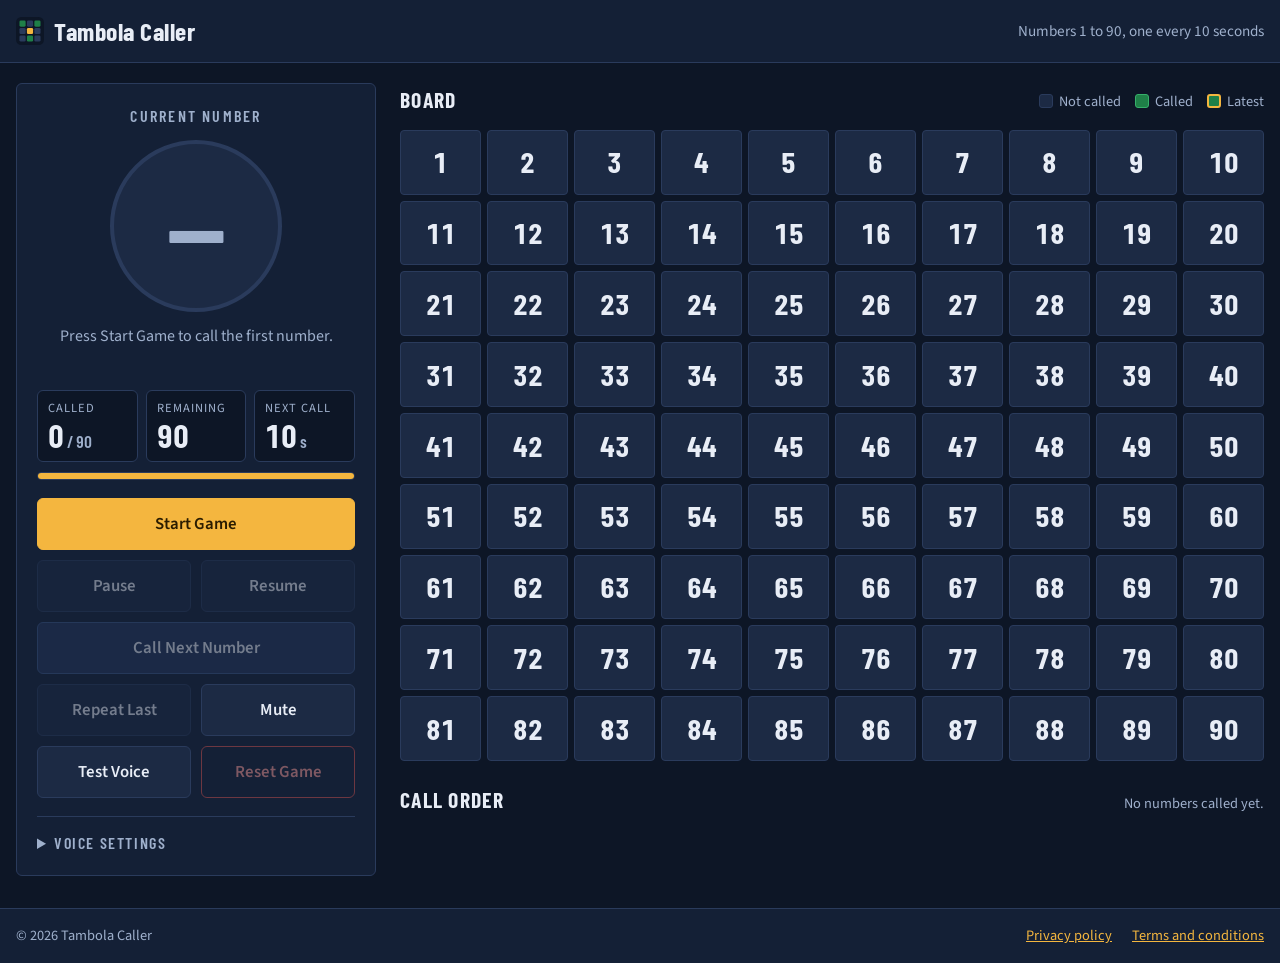
<file: site/index.html>
<!doctype html>
<html lang="en">
<head>
<meta charset="utf-8">
<meta name="viewport" content="width=device-width, initial-scale=1, viewport-fit=cover">
<title>Tambola Caller</title>
<meta name="description" content="Call Tambola and Housie numbers from 1 to 90 with spoken announcements, a 10 second timer and the full call order.">
<meta name="theme-color" content="#0d1626">
<link rel="icon" href="favicon.svg" type="image/svg+xml">
<link rel="icon" href="favicon-32.png" sizes="32x32" type="image/png">
<link rel="apple-touch-icon" href="apple-touch-icon.png">
<link rel="preconnect" href="https://fonts.googleapis.com">
<link rel="preconnect" href="https://fonts.gstatic.com" crossorigin>
<link rel="stylesheet" href="https://fonts.googleapis.com/css2?family=Barlow+Condensed:wght@600;700&family=Source+Sans+3:wght@400;600&display=swap">
<link rel="stylesheet" href="assets/style.css">
</head>
<body>
<header class="topbar">
  <div class="topbar-inner">
    <a class="brand" href="index.html">
      <img src="favicon.svg" alt="" width="28" height="28">
      <span>Tambola Caller</span>
    </a>
    <p class="tagline">Numbers 1 to 90, one every 10 seconds</p>
  </div>
</header>

<div class="notice-wrap">
  <p id="speech-warning" class="notice" role="status" hidden></p>
</div>

<main class="layout">
  <aside class="panel" aria-label="Current call and controls">
    <section class="now" aria-labelledby="now-label">
      <p id="now-label" class="label">Current number</p>
      <div class="ball" id="current-ball">
        <span id="current-number">--</span>
      </div>
      <p class="status-line" id="status-line" aria-live="polite">Press Start Game to call the first number.</p>
    </section>

    <dl class="stats">
      <div class="stat">
        <dt>Called</dt>
        <dd><span id="called-count">0</span><small> / 90</small></dd>
      </div>
      <div class="stat">
        <dt>Remaining</dt>
        <dd id="remaining-count">90</dd>
      </div>
      <div class="stat">
        <dt>Next call</dt>
        <dd><span id="countdown">10</span><small> s</small></dd>
      </div>
    </dl>
    <div class="timer-bar" aria-hidden="true"><span id="timer-fill"></span></div>

    <div class="controls">
      <button type="button" class="btn btn-primary btn-wide" id="btn-start">Start Game</button>
      <button type="button" class="btn" id="btn-pause" disabled>Pause</button>
      <button type="button" class="btn" id="btn-resume" disabled>Resume</button>
      <button type="button" class="btn btn-wide btn-strong" id="btn-next" disabled>Call Next Number</button>
      <button type="button" class="btn" id="btn-repeat" disabled>Repeat Last</button>
      <button type="button" class="btn" id="btn-mute" aria-pressed="false">Mute</button>
      <button type="button" class="btn" id="btn-test">Test Voice</button>
      <button type="button" class="btn btn-danger" id="btn-reset" disabled>Reset Game</button>
      <p class="hint btn-wide" id="test-hint" hidden>Pause the game to use Test Voice.</p>
    </div>

    <details class="voice" id="voice-panel">
      <summary>Voice settings</summary>
      <div class="voice-body">
        <label for="voice-select">Voice</label>
        <select id="voice-select">
          <option value="">Browser default</option>
        </select>

        <label for="rate-input">Speed <output id="rate-output" for="rate-input">0.9x</output></label>
        <input type="range" id="rate-input" min="0.6" max="1.4" step="0.1" value="0.9">

        <label for="volume-input">Volume <output id="volume-output" for="volume-input">100%</output></label>
        <input type="range" id="volume-input" min="0" max="1" step="0.05" value="1">

      </div>
    </details>
  </aside>

  <section class="board-area" aria-labelledby="board-title">
    <div class="section-head">
      <h2 id="board-title">Board</h2>
      <p class="legend">
        <span class="key key-open" aria-hidden="true"></span>Not called
        <span class="key key-called" aria-hidden="true"></span>Called
        <span class="key key-current" aria-hidden="true"></span>Latest
      </p>
    </div>
    <ol class="board" id="board"></ol>

    <section class="history" aria-labelledby="history-title">
      <div class="section-head">
        <h2 id="history-title">Call order</h2>
        <p class="history-meta" id="history-meta">No numbers called yet.</p>
      </div>
      <ol class="history-list" id="history"></ol>
    </section>
  </section>
</main>

<footer class="footer">
  <div class="footer-inner">
    <p>&copy; 2026 Tambola Caller</p>
    <nav aria-label="Legal">
      <a href="privacy.html">Privacy policy</a>
      <a href="terms.html">Terms and conditions</a>
    </nav>
  </div>
</footer>

<dialog id="reset-dialog" aria-labelledby="reset-title">
  <h2 id="reset-title">Reset the game?</h2>
  <p>This clears every called number and the call order. A new shuffle is used for the next game.</p>
  <div class="dialog-actions">
    <button type="button" class="btn" id="reset-cancel" autofocus>Keep playing</button>
    <button type="button" class="btn btn-danger" id="reset-confirm">Reset</button>
  </div>
</dialog>

<script src="assets/app.js"></script>
</body>
</html>
</file>
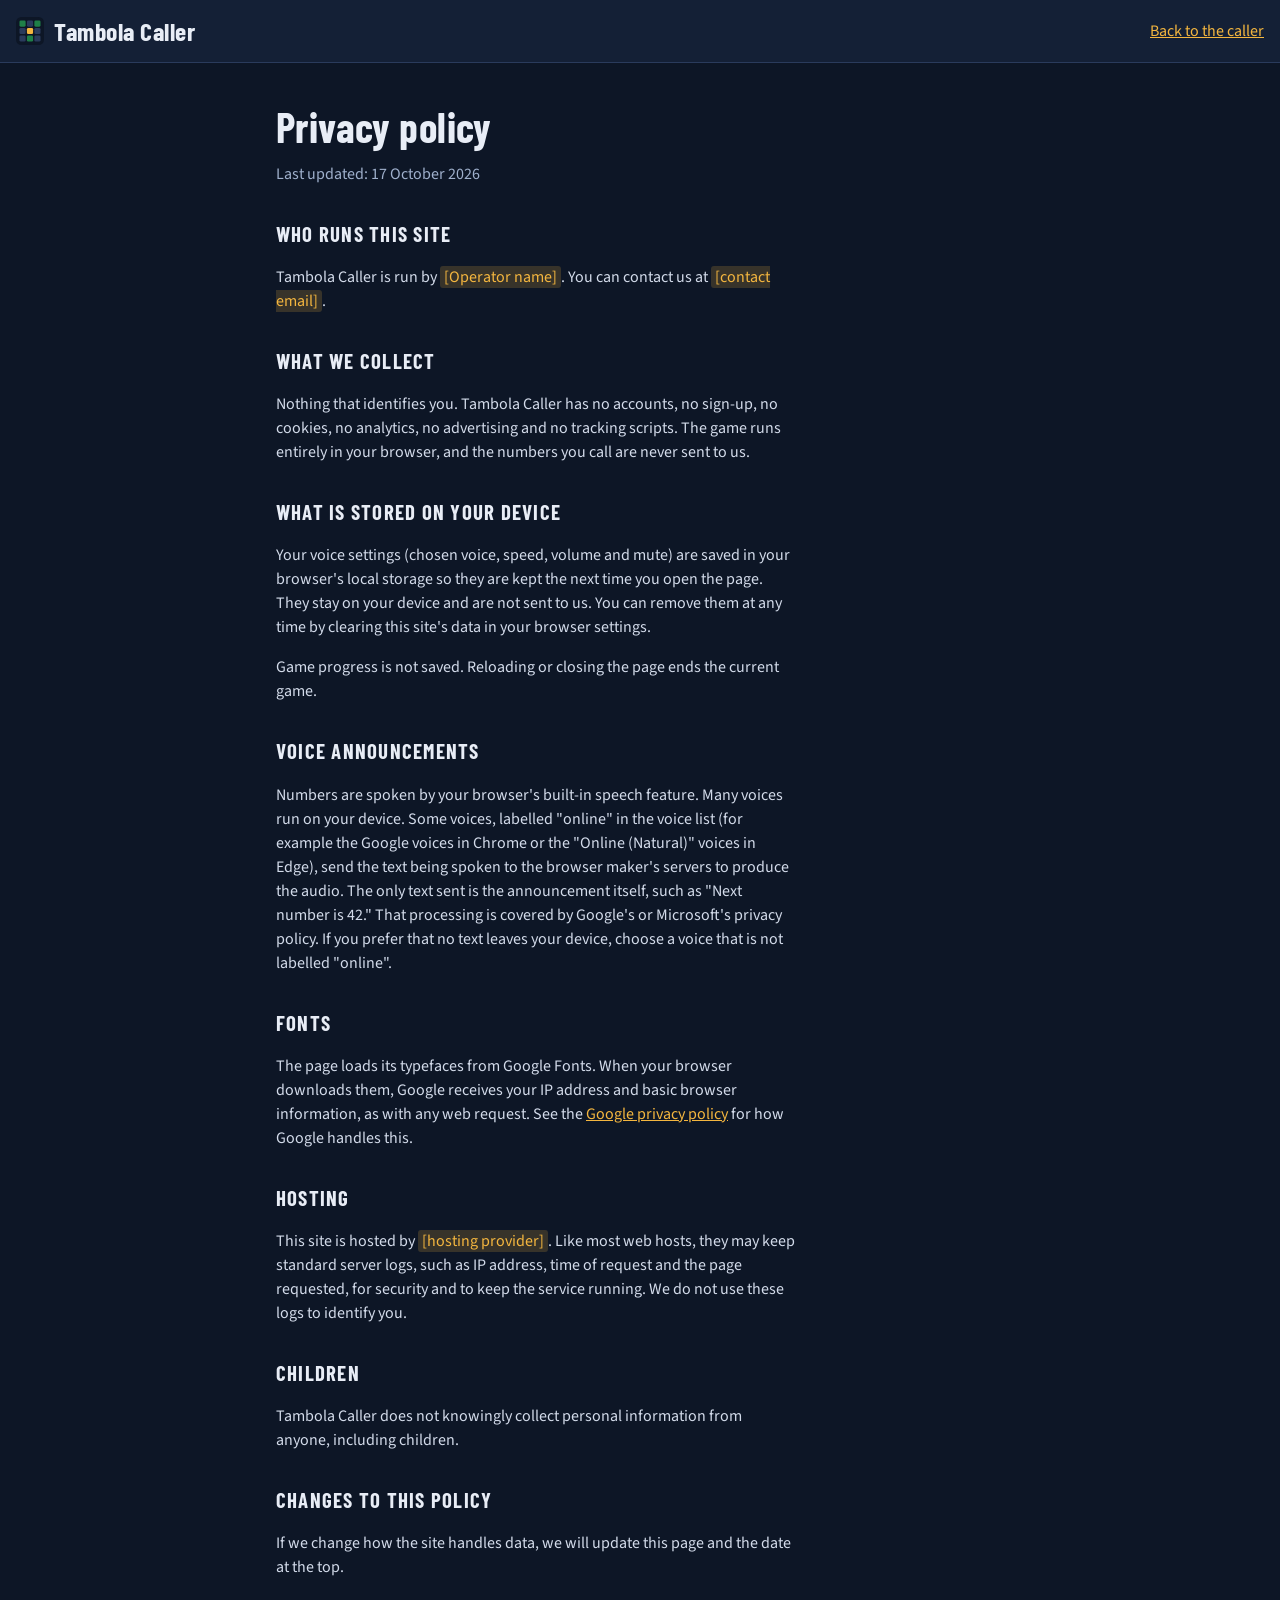
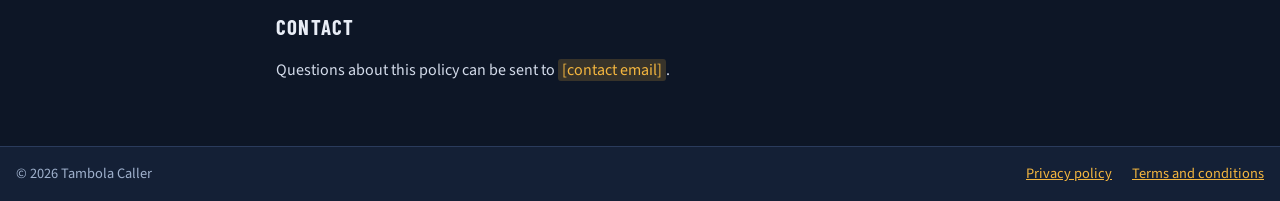
<file: site/privacy.html>
<!doctype html>
<html lang="en">
<head>
<meta charset="utf-8">
<meta name="viewport" content="width=device-width, initial-scale=1, viewport-fit=cover">
<title>Privacy Policy | Tambola Caller</title>
<meta name="description" content="How Tambola Caller handles your data: no accounts, no cookies, no analytics.">
<meta name="theme-color" content="#0d1626">
<link rel="icon" href="favicon.svg" type="image/svg+xml">
<link rel="icon" href="favicon-32.png" sizes="32x32" type="image/png">
<link rel="apple-touch-icon" href="apple-touch-icon.png">
<link rel="preconnect" href="https://fonts.googleapis.com">
<link rel="preconnect" href="https://fonts.gstatic.com" crossorigin>
<link rel="stylesheet" href="https://fonts.googleapis.com/css2?family=Barlow+Condensed:wght@600;700&family=Source+Sans+3:wght@400;600&display=swap">
<link rel="stylesheet" href="assets/style.css">
</head>
<body>
<header class="topbar">
  <div class="topbar-inner">
    <a class="brand" href="index.html">
      <img src="favicon.svg" alt="" width="28" height="28">
      <span>Tambola Caller</span>
    </a>
    <a href="index.html">Back to the caller</a>
  </div>
</header>

<main class="legal">
  <h1>Privacy policy</h1>
  <p class="updated">Last updated: 17 October 2026</p>

  <!-- LAUNCH CHECKLIST: replace every highlighted [bracketed] field before publishing. -->

  <h2>Who runs this site</h2>
  <p>Tambola Caller is run by <span class="fill">[Operator name]</span>. You can contact us at <span class="fill">[contact email]</span>.</p>

  <h2>What we collect</h2>
  <p>Nothing that identifies you. Tambola Caller has no accounts, no sign-up, no cookies, no analytics, no advertising and no tracking scripts. The game runs entirely in your browser, and the numbers you call are never sent to us.</p>

  <h2>What is stored on your device</h2>
  <p>Your voice settings (chosen voice, speed, volume and mute) are saved in your browser's local storage so they are kept the next time you open the page. They stay on your device and are not sent to us. You can remove them at any time by clearing this site's data in your browser settings.</p>
  <p>Game progress is not saved. Reloading or closing the page ends the current game.</p>

  <h2>Voice announcements</h2>
  <p>Numbers are spoken by your browser's built-in speech feature. Many voices run on your device. Some voices, labelled "online" in the voice list (for example the Google voices in Chrome or the "Online (Natural)" voices in Edge), send the text being spoken to the browser maker's servers to produce the audio. The only text sent is the announcement itself, such as "Next number is 42." That processing is covered by Google's or Microsoft's privacy policy. If you prefer that no text leaves your device, choose a voice that is not labelled "online".</p>

  <h2>Fonts</h2>
  <p>The page loads its typefaces from Google Fonts. When your browser downloads them, Google receives your IP address and basic browser information, as with any web request. See the <a href="https://policies.google.com/privacy" rel="noopener">Google privacy policy</a> for how Google handles this.</p>

  <h2>Hosting</h2>
  <p>This site is hosted by <span class="fill">[hosting provider]</span>. Like most web hosts, they may keep standard server logs, such as IP address, time of request and the page requested, for security and to keep the service running. We do not use these logs to identify you.</p>

  <h2>Children</h2>
  <p>Tambola Caller does not knowingly collect personal information from anyone, including children.</p>

  <h2>Changes to this policy</h2>
  <p>If we change how the site handles data, we will update this page and the date at the top.</p>

  <h2>Contact</h2>
  <p>Questions about this policy can be sent to <span class="fill">[contact email]</span>.</p>
</main>

<footer class="footer">
  <div class="footer-inner">
    <p>&copy; 2026 Tambola Caller</p>
    <nav aria-label="Legal">
      <a href="privacy.html" aria-current="page">Privacy policy</a>
      <a href="terms.html">Terms and conditions</a>
    </nav>
  </div>
</footer>
</body>
</html>
</file>
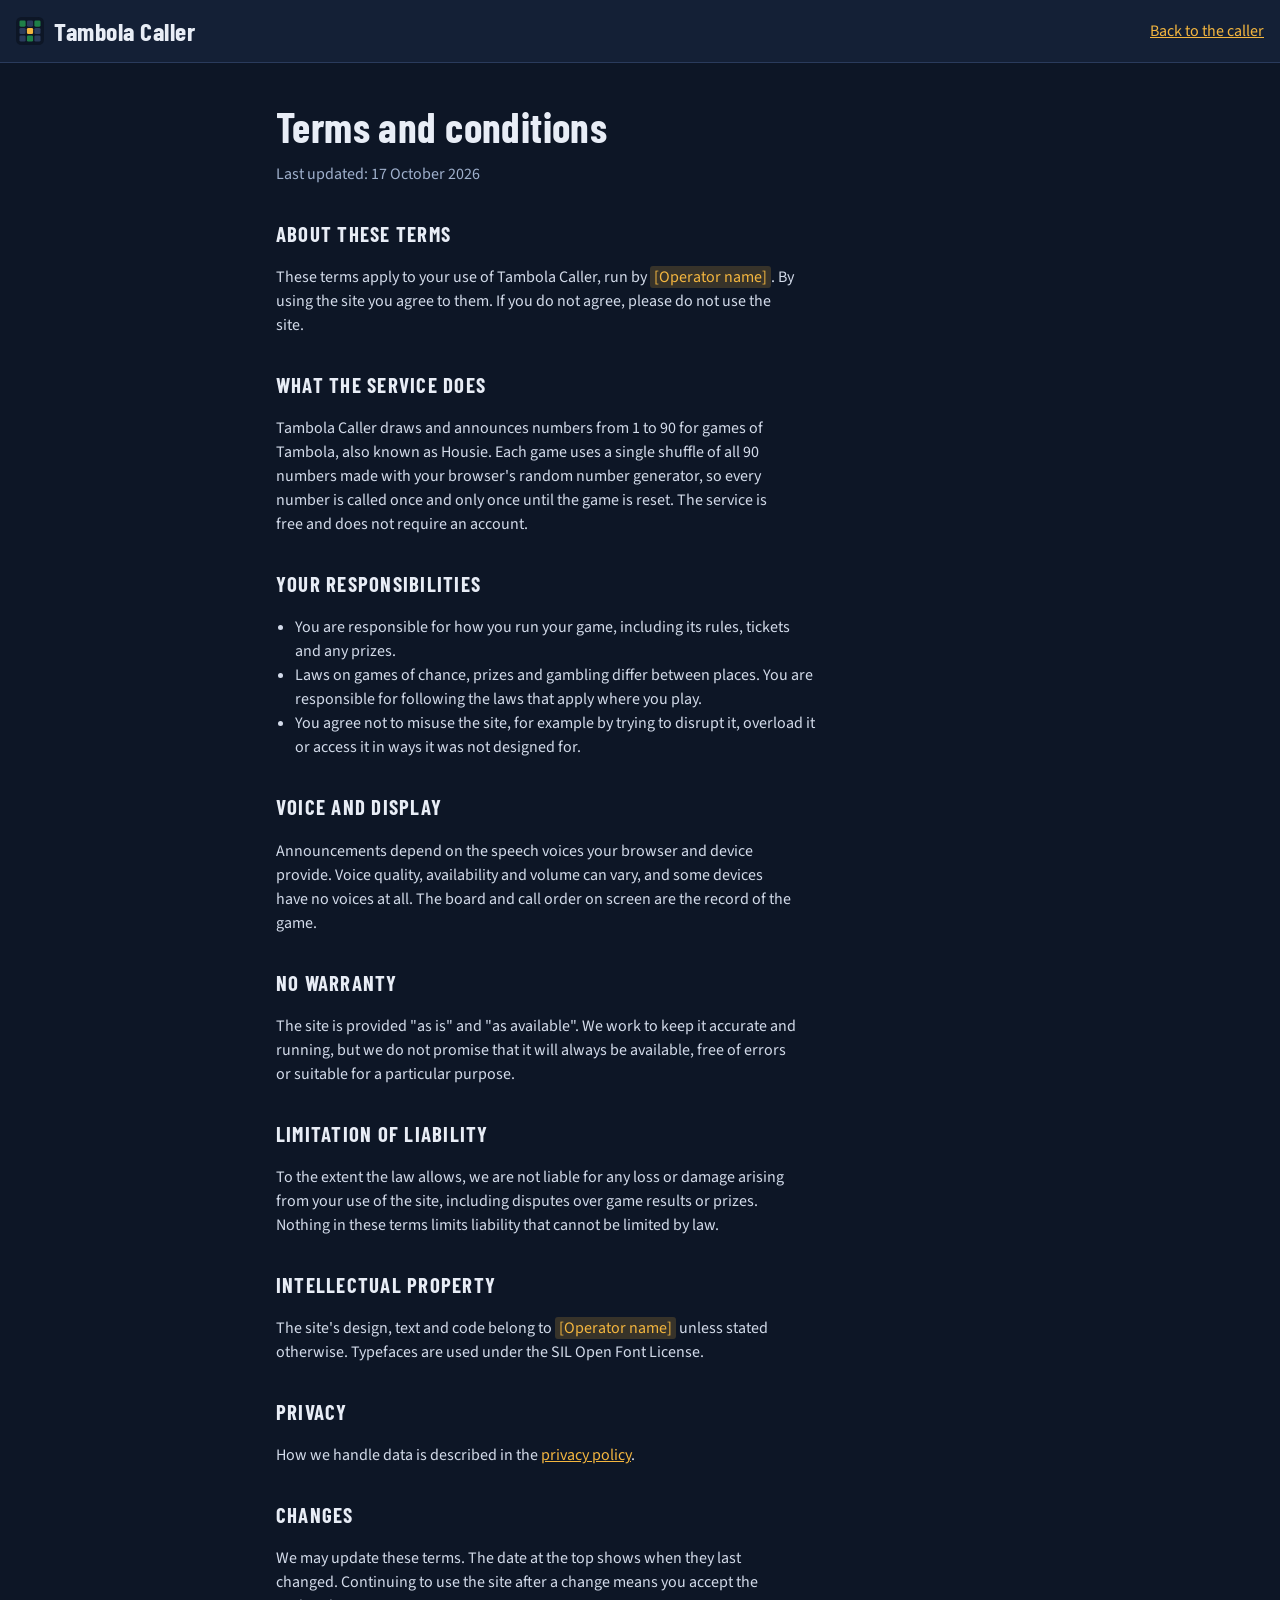
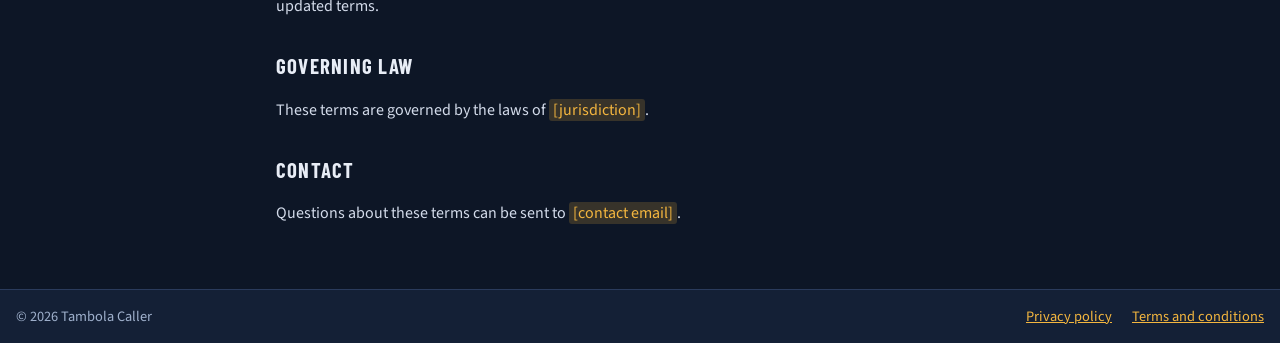
<file: site/terms.html>
<!doctype html>
<html lang="en">
<head>
<meta charset="utf-8">
<meta name="viewport" content="width=device-width, initial-scale=1, viewport-fit=cover">
<title>Terms and Conditions | Tambola Caller</title>
<meta name="description" content="Terms for using Tambola Caller.">
<meta name="theme-color" content="#0d1626">
<link rel="icon" href="favicon.svg" type="image/svg+xml">
<link rel="icon" href="favicon-32.png" sizes="32x32" type="image/png">
<link rel="apple-touch-icon" href="apple-touch-icon.png">
<link rel="preconnect" href="https://fonts.googleapis.com">
<link rel="preconnect" href="https://fonts.gstatic.com" crossorigin>
<link rel="stylesheet" href="https://fonts.googleapis.com/css2?family=Barlow+Condensed:wght@600;700&family=Source+Sans+3:wght@400;600&display=swap">
<link rel="stylesheet" href="assets/style.css">
</head>
<body>
<header class="topbar">
  <div class="topbar-inner">
    <a class="brand" href="index.html">
      <img src="favicon.svg" alt="" width="28" height="28">
      <span>Tambola Caller</span>
    </a>
    <a href="index.html">Back to the caller</a>
  </div>
</header>

<main class="legal">
  <h1>Terms and conditions</h1>
  <p class="updated">Last updated: 17 October 2026</p>

  <!-- LAUNCH CHECKLIST: replace every highlighted [bracketed] field before publishing. -->

  <h2>About these terms</h2>
  <p>These terms apply to your use of Tambola Caller, run by <span class="fill">[Operator name]</span>. By using the site you agree to them. If you do not agree, please do not use the site.</p>

  <h2>What the service does</h2>
  <p>Tambola Caller draws and announces numbers from 1 to 90 for games of Tambola, also known as Housie. Each game uses a single shuffle of all 90 numbers made with your browser's random number generator, so every number is called once and only once until the game is reset. The service is free and does not require an account.</p>

  <h2>Your responsibilities</h2>
  <ul>
    <li>You are responsible for how you run your game, including its rules, tickets and any prizes.</li>
    <li>Laws on games of chance, prizes and gambling differ between places. You are responsible for following the laws that apply where you play.</li>
    <li>You agree not to misuse the site, for example by trying to disrupt it, overload it or access it in ways it was not designed for.</li>
  </ul>

  <h2>Voice and display</h2>
  <p>Announcements depend on the speech voices your browser and device provide. Voice quality, availability and volume can vary, and some devices have no voices at all. The board and call order on screen are the record of the game.</p>

  <h2>No warranty</h2>
  <p>The site is provided "as is" and "as available". We work to keep it accurate and running, but we do not promise that it will always be available, free of errors or suitable for a particular purpose.</p>

  <h2>Limitation of liability</h2>
  <p>To the extent the law allows, we are not liable for any loss or damage arising from your use of the site, including disputes over game results or prizes. Nothing in these terms limits liability that cannot be limited by law.</p>

  <h2>Intellectual property</h2>
  <p>The site's design, text and code belong to <span class="fill">[Operator name]</span> unless stated otherwise. Typefaces are used under the SIL Open Font License.</p>

  <h2>Privacy</h2>
  <p>How we handle data is described in the <a href="privacy.html">privacy policy</a>.</p>

  <h2>Changes</h2>
  <p>We may update these terms. The date at the top shows when they last changed. Continuing to use the site after a change means you accept the updated terms.</p>

  <h2>Governing law</h2>
  <p>These terms are governed by the laws of <span class="fill">[jurisdiction]</span>.</p>

  <h2>Contact</h2>
  <p>Questions about these terms can be sent to <span class="fill">[contact email]</span>.</p>
</main>

<footer class="footer">
  <div class="footer-inner">
    <p>&copy; 2026 Tambola Caller</p>
    <nav aria-label="Legal">
      <a href="privacy.html">Privacy policy</a>
      <a href="terms.html" aria-current="page">Terms and conditions</a>
    </nav>
  </div>
</footer>
</body>
</html>
</file>
<file: site/assets/style.css>
/* Layout: sticky caller panel on the left, 10 x 9 board and call order on the right; one column on phones. */
:root {
  --ink: #0d1626;          /* page */
  --deck: #142036;         /* panels */
  --cell: #1c2a44;         /* open cell */
  --line: #2a3b5c;         /* borders */
  --text: #e8edf6;
  --muted: #9fb0cc;
  --marigold: #f4b63f;     /* current number accent */
  --marigold-ink: #2a1c00;
  --green: #1f8048;        /* called */
  --green-line: #36b06a;
  --red: #d9534f;
  --red-ink: #ffffff;

  --font-display: "Barlow Condensed", "Arial Narrow", "Roboto Condensed", sans-serif-condensed, Arial, sans-serif;
  --font-body: "Source Sans 3", "Segoe UI", Roboto, Helvetica, Arial, sans-serif;

  --radius: 6px;
  --gutter-l: max(16px, env(safe-area-inset-left, 0px));
  --gutter-r: max(16px, env(safe-area-inset-right, 0px));
  color-scheme: dark;
}

*, *::before, *::after { box-sizing: border-box; }

html { background: var(--ink); }

body {
  margin: 0;
  min-height: 100vh;
  display: flex;
  flex-direction: column;
  background: var(--ink);
  color: var(--text);
  font-family: var(--font-body);
  font-size: 16px;
  line-height: 1.5;
}

h1, h2, h3 { font-family: var(--font-display); font-weight: 700; letter-spacing: 0.01em; text-wrap: balance; margin: 0; }
h2 { font-size: 1.35rem; text-transform: uppercase; letter-spacing: 0.06em; }

a { color: var(--marigold); }
a:hover { color: #ffd27a; }

:focus-visible { outline: 3px solid var(--marigold); outline-offset: 2px; }

/* Top bar */
.topbar { border-bottom: 1px solid var(--line); background: var(--deck); }
.topbar-inner {
  max-width: 1440px;
  margin: 0 auto;
  padding-block: 12px;
  padding-left: var(--gutter-l);
  padding-right: var(--gutter-r);
  display: flex;
  align-items: center;
  justify-content: space-between;
  gap: 8px 24px;
  flex-wrap: wrap;
}
.brand {
  display: flex;
  align-items: center;
  gap: 10px;
  color: var(--text);
  text-decoration: none;
  font-family: var(--font-display);
  font-weight: 700;
  font-size: 1.6rem;
  letter-spacing: 0.02em;
}
.brand:hover { color: var(--text); }
.tagline { margin: 0; color: var(--muted); font-size: 0.95rem; }

/* Speech warning */
.notice-wrap { max-width: 1440px; width: 100%; margin: 0 auto; padding-left: var(--gutter-l); padding-right: var(--gutter-r); }
.notice {
  margin: 16px 0 0;
  padding: 12px 16px;
  border: 1px solid var(--marigold);
  border-radius: var(--radius);
  background: rgba(244, 182, 63, 0.1);
  color: var(--text);
}

/* Main layout */
.layout {
  flex: 1;
  width: 100%;
  max-width: 1440px;
  margin: 0 auto;
  padding-block: 20px 32px;
  padding-left: var(--gutter-l);
  padding-right: var(--gutter-r);
  display: grid;
  grid-template-columns: minmax(300px, 360px) minmax(0, 1fr);
  gap: 24px;
  align-items: start;
}

.panel {
  position: sticky;
  top: 16px;
  max-height: calc(100vh - 32px);
  overflow-y: auto;
  background: var(--deck);
  border: 1px solid var(--line);
  border-radius: var(--radius);
  padding: 20px;
  display: flex;
  flex-direction: column;
  gap: 18px;
}

.label {
  margin: 0;
  font-family: var(--font-display);
  font-weight: 600;
  text-transform: uppercase;
  letter-spacing: 0.14em;
  font-size: 1rem;
  color: var(--muted);
}

/* Current number */
.now { display: flex; flex-direction: column; align-items: center; gap: 12px; text-align: center; }
.ball {
  width: 172px;
  height: 172px;
  max-width: 100%;
  border-radius: 50%;
  display: grid;
  place-items: center;
  background: var(--cell);
  border: 4px solid var(--line);
  color: var(--muted);
  font-family: var(--font-display);
  font-weight: 700;
  font-size: 6.2rem;
  line-height: 1;
  font-variant-numeric: tabular-nums;
}
.ball.is-live {
  background: var(--marigold);
  border-color: #ffd27a;
  color: var(--marigold-ink);
}
.ball.pop { animation: pop 420ms ease-out; }
@keyframes pop {
  0% { transform: scale(0.86); }
  60% { transform: scale(1.04); }
  100% { transform: scale(1); }
}
.status-line { margin: 0; min-height: 3em; color: var(--muted); font-size: 1rem; }
.status-line.is-complete { color: var(--text); font-weight: 600; font-size: 1.15rem; }

/* Stats */
.stats {
  margin: 0;
  display: grid;
  grid-template-columns: repeat(3, minmax(0, 1fr));
  gap: 8px;
}
.stat {
  background: var(--ink);
  border: 1px solid var(--line);
  border-radius: var(--radius);
  padding: 8px 10px;
}
.stat dt {
  font-size: 0.78rem;
  text-transform: uppercase;
  letter-spacing: 0.08em;
  color: var(--muted);
}
.stat dd {
  margin: 0;
  font-family: var(--font-display);
  font-weight: 700;
  font-size: 2rem;
  line-height: 1.1;
  font-variant-numeric: tabular-nums;
}
.stat small { font-size: 1.05rem; color: var(--muted); font-weight: 600; }

.timer-bar {
  height: 8px;
  border-radius: 4px;
  background: var(--ink);
  border: 1px solid var(--line);
  overflow: hidden;
  margin-top: -8px;
}
.timer-bar span {
  display: block;
  height: 100%;
  width: 100%;
  background: var(--marigold);
  transform-origin: left center;
  transition: transform 100ms linear;
}

/* Buttons */
.controls { display: grid; grid-template-columns: 1fr 1fr; gap: 10px; }
.btn {
  min-height: 52px;
  padding: 10px 14px;
  border-radius: var(--radius);
  border: 1px solid var(--line);
  background: var(--cell);
  color: var(--text);
  font-family: var(--font-body);
  font-weight: 600;
  font-size: 1.05rem;
  cursor: pointer;
}
.btn:hover:not(:disabled) { border-color: var(--muted); background: #22324f; }
.btn:active:not(:disabled) { transform: translateY(1px); }
.btn:disabled { opacity: 0.45; cursor: not-allowed; }
.btn-wide { grid-column: 1 / -1; }
.btn-primary { background: var(--marigold); border-color: var(--marigold); color: var(--marigold-ink); }
.btn-primary:hover:not(:disabled) { background: #ffc85c; border-color: #ffc85c; }
.btn-strong { background: #24365a; border-color: #3b5585; }
.btn-danger { background: transparent; border-color: var(--red); color: #ff9c99; }
.btn-danger:hover:not(:disabled) { background: var(--red); border-color: var(--red); color: var(--red-ink); }
.btn[aria-pressed="true"] { background: #3a2a10; border-color: var(--marigold); color: var(--marigold); }

/* Voice settings */
.voice { border-top: 1px solid var(--line); padding-top: 14px; }
.voice summary {
  cursor: pointer;
  font-family: var(--font-display);
  font-weight: 600;
  text-transform: uppercase;
  letter-spacing: 0.1em;
  color: var(--muted);
  font-size: 1rem;
}
.voice-body { display: flex; flex-direction: column; gap: 8px; margin-top: 12px; }
.voice-body label { font-size: 0.9rem; color: var(--muted); display: flex; justify-content: space-between; }
.voice-body output { color: var(--text); font-variant-numeric: tabular-nums; }
.voice-body select {
  min-height: 44px;
  width: 100%;
  padding: 8px;
  border-radius: var(--radius);
  border: 1px solid var(--line);
  background: var(--ink);
  color: var(--text);
  font: inherit;
}
.voice-body input[type="range"] { width: 100%; accent-color: var(--marigold); margin-bottom: 4px; }
.voice-body .btn { margin-top: 4px; }
.hint { margin: 0; font-size: 0.85rem; color: var(--muted); }

/* Board */
.board-area { min-width: 0; display: flex; flex-direction: column; gap: 14px; }
.section-head { display: flex; align-items: baseline; justify-content: space-between; gap: 8px 16px; flex-wrap: wrap; }
.legend { margin: 0; display: flex; align-items: center; gap: 6px 14px; flex-wrap: wrap; color: var(--muted); font-size: 0.9rem; }
.key { display: inline-block; width: 14px; height: 14px; border-radius: 3px; margin-right: -8px; vertical-align: -2px; border: 1px solid var(--line); }
.key-open { background: var(--cell); }
.key-called { background: var(--green); border-color: var(--green-line); }
.key-current { background: var(--green); border: 2px solid var(--marigold); }

.board {
  list-style: none;
  margin: 0;
  padding: 0;
  display: grid;
  grid-template-columns: repeat(10, minmax(0, 1fr));
  gap: 6px;
}
.cell {
  position: relative;
  aspect-ratio: 5 / 4;
  max-width: 100%;
  display: grid;
  place-items: center;
  border-radius: 4px;
  background: var(--cell);
  border: 1px solid var(--line);
  font-family: var(--font-display);
  font-weight: 700;
  font-size: clamp(1rem, 2.3vw, 2.1rem);
  line-height: 1;
  font-variant-numeric: tabular-nums;
  color: var(--text);
  transition: background-color 250ms ease, border-color 250ms ease;
}
.cell.is-called { background: var(--green); border-color: var(--green-line); color: #ffffff; }
.cell.is-called::after {
  content: "";
  position: absolute;
  top: 12%;
  right: 10%;
  width: 0.3em;
  height: 0.55em;
  max-width: 9px;
  max-height: 15px;
  border-right: 2px solid #d4f5e1;
  border-bottom: 2px solid #d4f5e1;
  transform: rotate(45deg);
  font-size: inherit;
}
.cell.is-current { outline: 3px solid var(--marigold); outline-offset: -1px; z-index: 1; }
.cell.flash { animation: flash 600ms ease-out; }
@keyframes flash {
  0% { transform: scale(1.12); }
  100% { transform: scale(1); }
}

/* History */
.history { display: flex; flex-direction: column; gap: 10px; margin-top: 8px; }
.history-meta { margin: 0; color: var(--muted); font-size: 0.9rem; }
.history-list {
  list-style: none;
  margin: 0;
  padding: 0;
  display: flex;
  flex-wrap: wrap;
  gap: 6px;
}
.history-list li {
  display: flex;
  align-items: baseline;
  gap: 4px;
  min-width: 58px;
  padding: 4px 8px;
  border-radius: 4px;
  background: var(--deck);
  border: 1px solid var(--line);
  font-variant-numeric: tabular-nums;
}
.history-list .seq { font-size: 0.75rem; color: var(--muted); }
.history-list .num { font-family: var(--font-display); font-weight: 700; font-size: 1.25rem; }
.history-list li:last-child { border-color: var(--marigold); }

/* Footer */
.footer { border-top: 1px solid var(--line); background: var(--deck); }
.footer-inner {
  max-width: 1440px;
  margin: 0 auto;
  padding-block: 16px;
  padding-left: var(--gutter-l);
  padding-right: var(--gutter-r);
  display: flex;
  justify-content: space-between;
  align-items: center;
  gap: 8px 24px;
  flex-wrap: wrap;
  color: var(--muted);
  font-size: 0.9rem;
}
.footer-inner p { margin: 0; }
.footer-inner nav { display: flex; gap: 20px; flex-wrap: wrap; }

/* Reset dialog */
dialog {
  max-width: min(440px, calc(100vw - 32px));
  border: 1px solid var(--line);
  border-radius: var(--radius);
  background: var(--deck);
  color: var(--text);
  padding: 24px;
}
dialog::backdrop { background: rgba(5, 10, 20, 0.7); }
dialog h2 { font-size: 1.6rem; text-transform: none; letter-spacing: 0.01em; }
dialog p { color: var(--muted); }
.dialog-actions { display: flex; gap: 10px; justify-content: flex-end; flex-wrap: wrap; }

/* Legal pages */
.legal {
  flex: 1;
  width: 100%;
  max-width: 760px;
  margin: 0 auto;
  padding-block: 32px 48px;
  padding-left: var(--gutter-l);
  padding-right: var(--gutter-r);
}
.legal h1 { font-size: 2.6rem; margin-bottom: 4px; }
.legal h2 { font-size: 1.3rem; margin-top: 32px; margin-bottom: 8px; }
.legal p, .legal li { color: #d3dbea; max-width: 65ch; }
.legal ul { padding-left: 1.2em; }
.legal .updated { color: var(--muted); margin-top: 0; }
.fill { background: rgba(244, 182, 63, 0.18); color: var(--marigold); padding: 0 4px; border-radius: 3px; }

/* Responsive */
@media (min-width: 961px) {
  .board, .board-area > .section-head { width: 100%; max-width: max(560px, calc((100vh - 150px) * 1.38)); }
}
@media (min-width: 961px) and (max-height: 860px) {
  .panel { gap: 12px; padding: 16px; }
  .ball { width: 128px; height: 128px; font-size: 4.6rem; }
  .status-line { min-height: 0; }
  .btn { min-height: 48px; }
}
@media (max-width: 960px) {
  .layout { grid-template-columns: minmax(0, 1fr); }
  .panel { position: static; max-height: none; overflow: visible; }
  .now { flex-direction: row; justify-content: center; text-align: left; flex-wrap: wrap; }
  .now .label { width: 100%; text-align: center; }
  .ball { width: 140px; height: 140px; font-size: 5rem; }
  .status-line { flex: 1 1 180px; min-height: 0; }
}
@media (max-width: 480px) {
  .board { gap: 3px; }
  .cell { border-radius: 3px; }
  .cell.is-called::after { display: none; }
  .cell.is-called { text-decoration: underline; text-decoration-thickness: 2px; text-underline-offset: 2px; }
  .stat dd { font-size: 1.6rem; }
  .ball { width: 120px; height: 120px; font-size: 4.2rem; }
  .tagline { display: none; }
}

@media (prefers-reduced-motion: reduce) {
  .ball.pop, .cell.flash { animation: none; }
  .timer-bar span, .cell { transition: none; }
}
</file>
